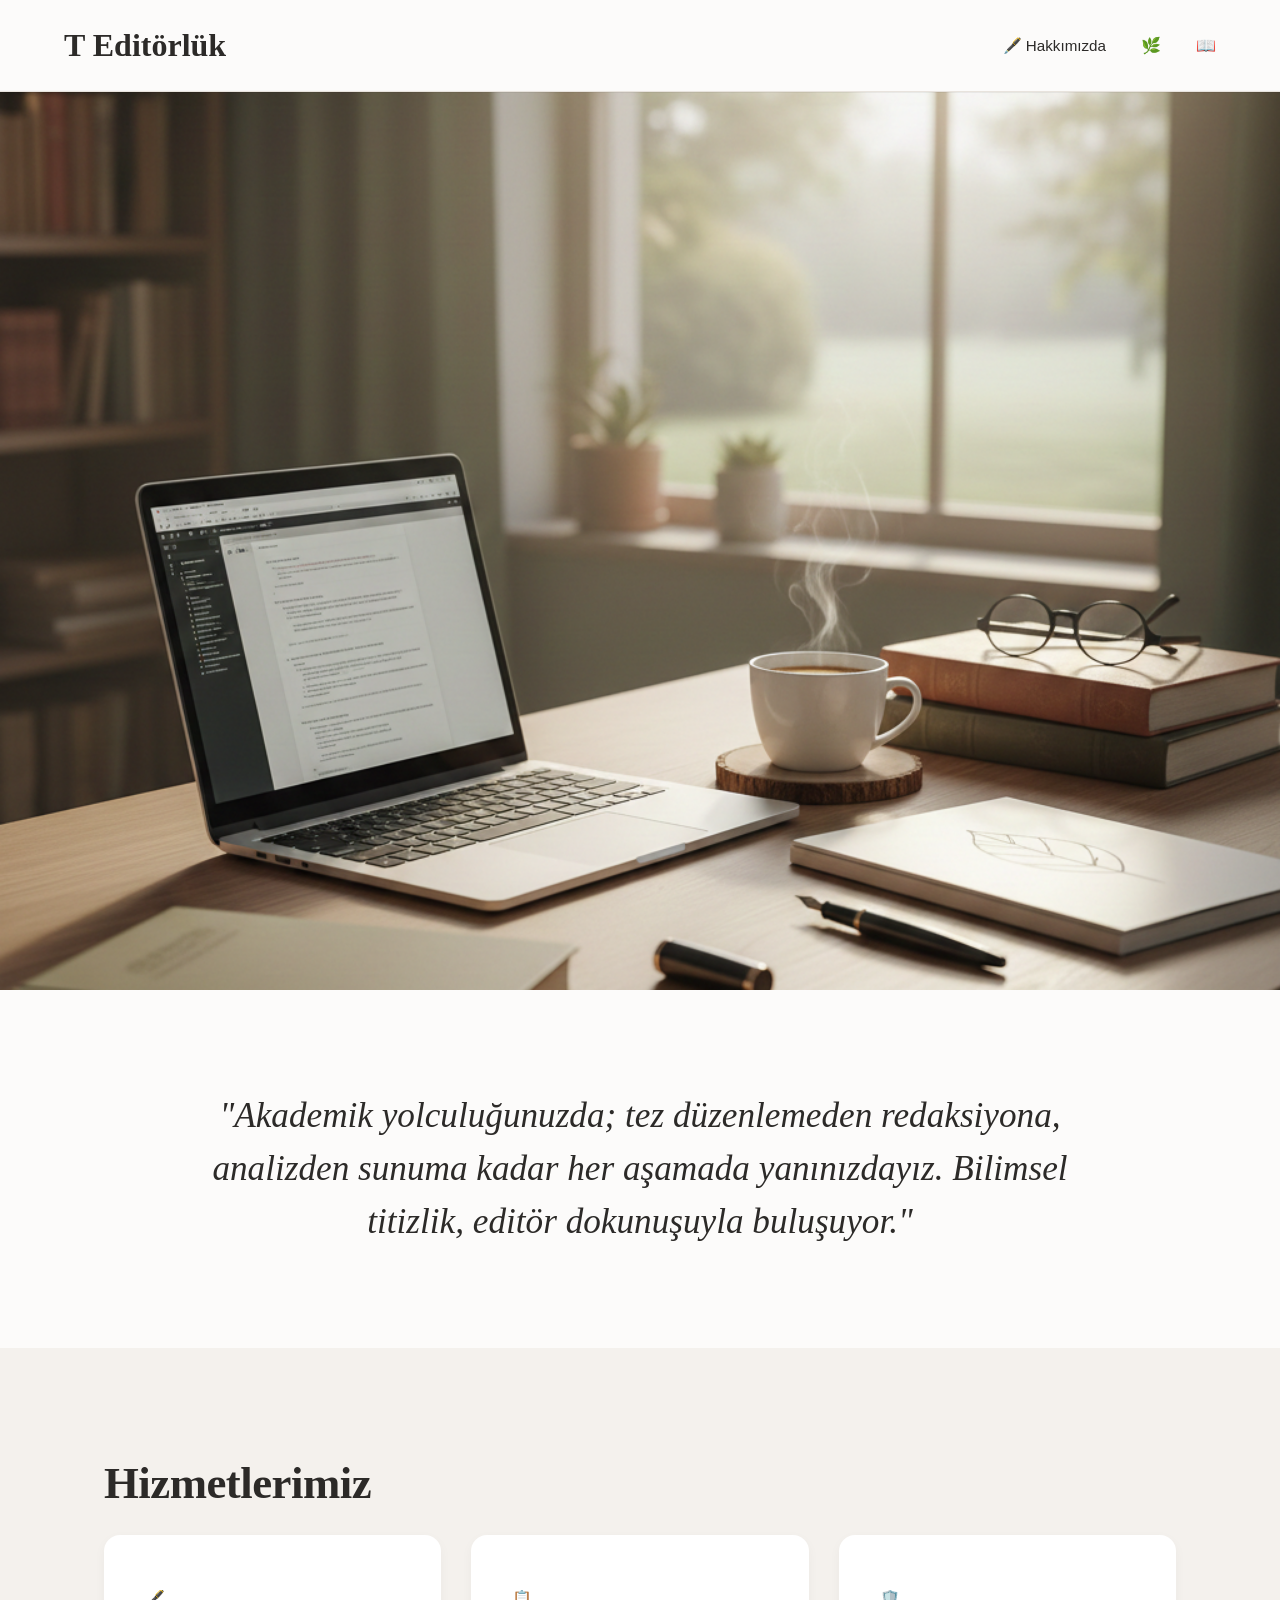
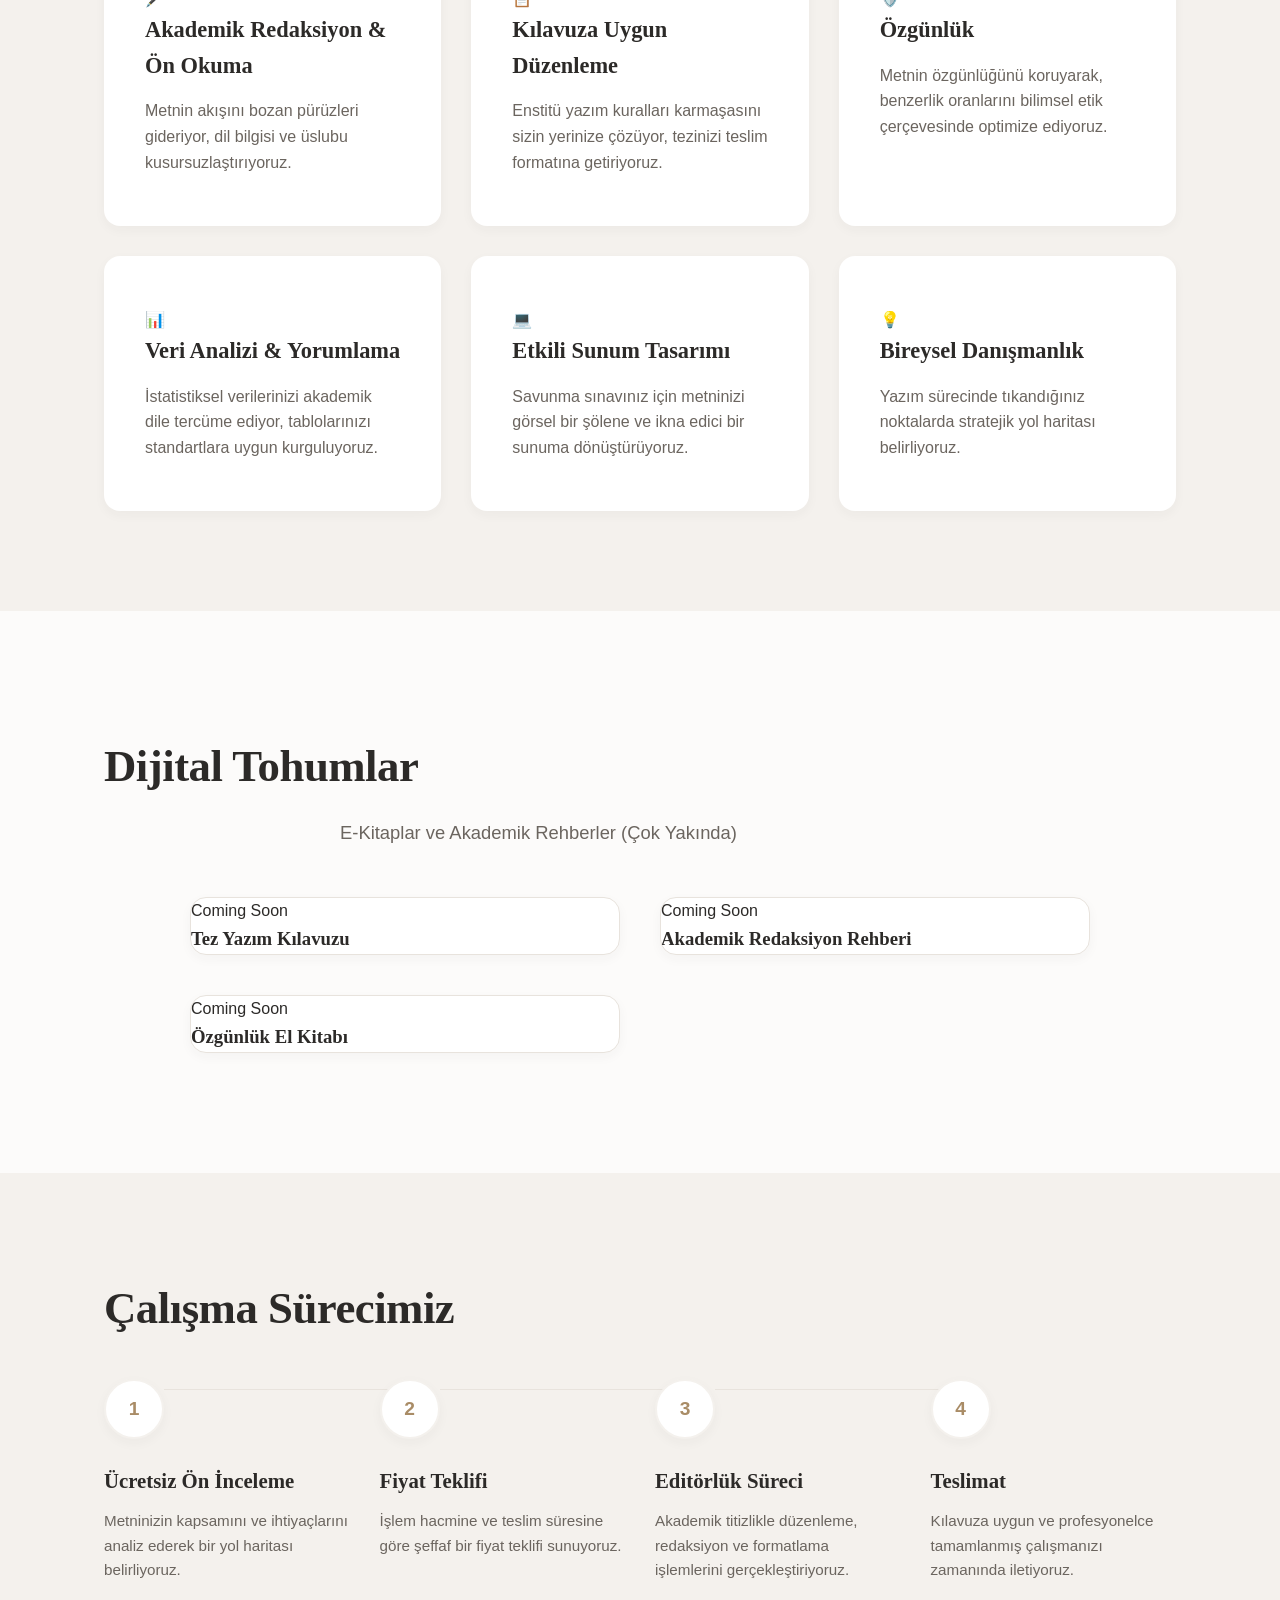
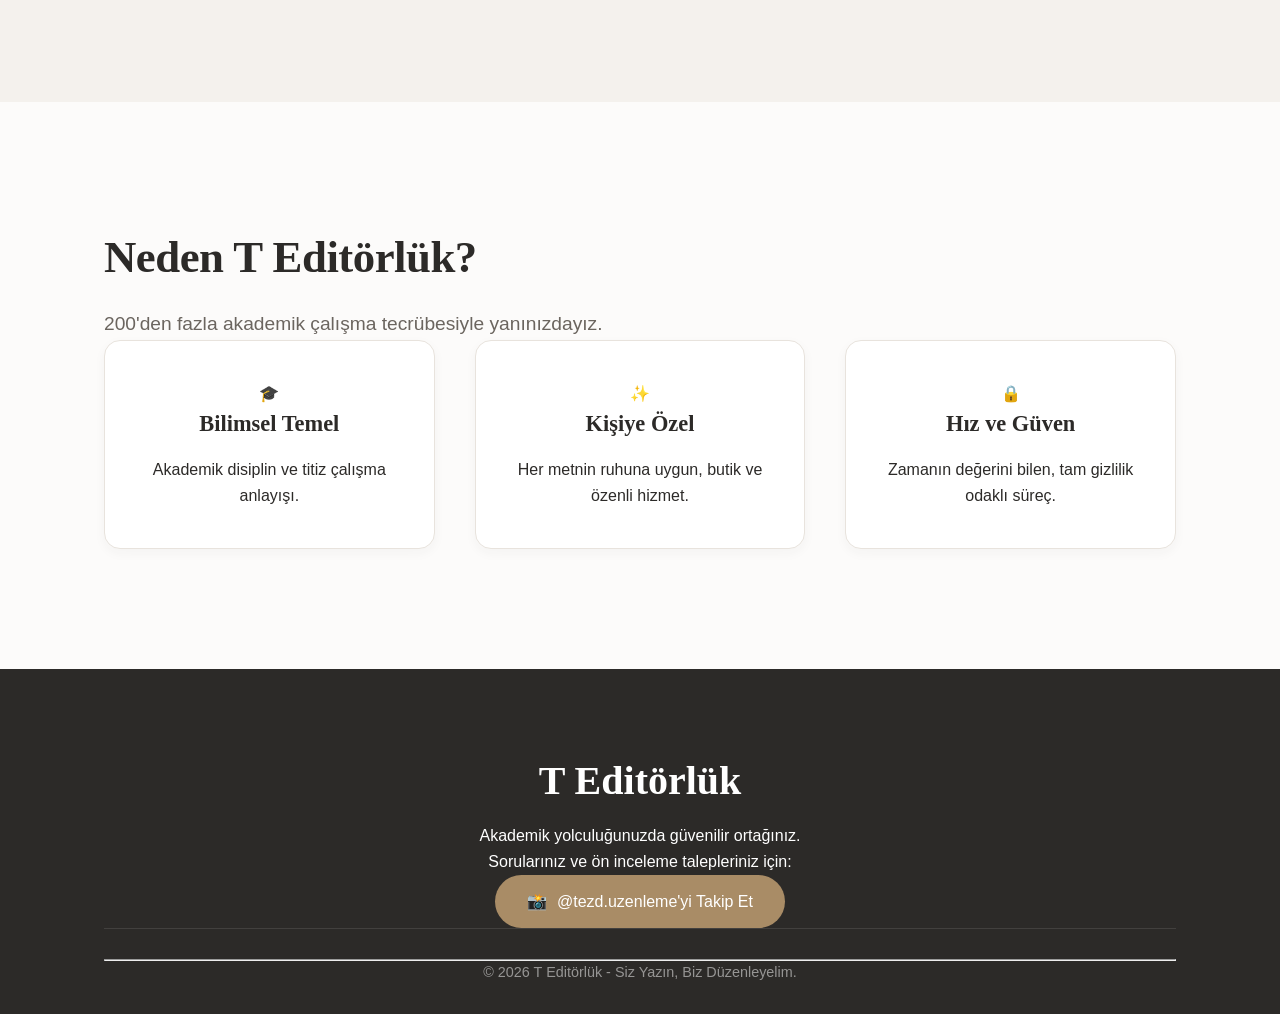
<file: teditorlukdeneme.html>
<!DOCTYPE html>
<html>
<head>
    <meta charset="UTF-8">
    <meta name="viewport" content="width=device-width, initial-scale=1.0">
    <title>T Editörlük | Akademik Çözümler</title>
    <link rel="stylesheet" href="style.css">
    <meta name="viewport" content="width=device-width, initial-scale=1.0">
</head>
<body>

   <header class="main-header">
        <div class="logo">
            <h1>T Editörlük</h1>
        </div>
        
        <nav class="navigation">
            <ul class="nav-list">
                <li class="nav-item">
                    <a href="#hakkimizda">
                        <span class="nav-icon">🖋️</span> 
                        Hakkımızda
                    </a>
                </li>
                <li class="nav-icon-only">🌿</li>
                <li class="nav-icon-only">📖</li>
            </ul>
        </nav>
    </header>
    <section class="hero">
        <div class="hero-content">
            <h1>Metinlerinizdeki Potansiyeli Filizlendirin</h1>
            <p>Siz Yazın, Biz Düzenleyelim</p>
            <a href="#hizmetler" class="hero-btn">Hizmetlerimizi İnceleyin</a>
        </div>
    </section>

    <section class="manifesto">
        <div class="container">
            <p class="manifesto-text">
                "Akademik yolculuğunuzda; tez düzenlemeden redaksiyona, analizden sunuma kadar her aşamada yanınızdayız. 
                Bilimsel titizlik, editör dokunuşuyla buluşuyor."
            </p>
        </div>
    </section>

    <section id="hizmetler" class="services-section">
        <div class="container">
            <h2 class="section-title">Hizmetlerimiz</h2>
            
            <div class="services-grid">
                <div class="service-card">
                    <div class="service-icon">🖋️</div>
                    <h3>Akademik Redaksiyon & Ön Okuma</h3>
                    <p>Metnin akışını bozan pürüzleri gideriyor, dil bilgisi ve üslubu kusursuzlaştırıyoruz.</p>
                </div>

                <div class="service-card">
                    <div class="service-icon">📋</div>
                    <h3>Kılavuza Uygun Düzenleme</h3>
                    <p>Enstitü yazım kuralları karmaşasını sizin yerinize çözüyor, tezinizi teslim formatına getiriyoruz.</p>
                </div>

                <div class="service-card">
                    <div class="service-icon">🛡️</div>
                    <h3>Özgünlük</h3>
                    <p>Metnin özgünlüğünü koruyarak, benzerlik oranlarını bilimsel etik çerçevesinde optimize ediyoruz.</p>
                </div>

                <div class="service-card">
                    <div class="service-icon">📊</div>
                    <h3>Veri Analizi & Yorumlama</h3>
                    <p>İstatistiksel verilerinizi akademik dile tercüme ediyor, tablolarınızı standartlara uygun kurguluyoruz.</p>
                </div>

                <div class="service-card">
                    <div class="service-icon">💻</div>
                    <h3>Etkili Sunum Tasarımı</h3>
                    <p>Savunma sınavınız için metninizi görsel bir şölene ve ikna edici bir sunuma dönüştürüyoruz.</p>
                </div>

                <div class="service-card">
                    <div class="service-icon">💡</div>
                    <h3>Bireysel Danışmanlık</h3>
                    <p>Yazım sürecinde tıkandığınız noktalarda stratejik yol haritası belirliyoruz.</p>
                </div>
            </div>
        </div>
    </section>
    <section id="urunler" class="products-section">
        <div class="container">
            <h2 class="section-title">Dijital Tohumlar</h2>
            <p class="section-subtitle">E-Kitaplar ve Akademik Rehberler (Çok Yakında)</p>
            
            <div class="products-grid">
                <div class="product-card">
                    <div class="book-placeholder">Coming Soon</div>
                    <h3>Tez Yazım Kılavuzu</h3>
                </div>
                <div class="product-card">
                    <div class="book-placeholder">Coming Soon</div>
                    <h3>Akademik Redaksiyon Rehberi</h3>
                </div>
                <div class="product-card">
                    <div class="book-placeholder">Coming Soon</div>
                    <h3>Özgünlük El Kitabı</h3>
                </div>
            </div>
        </div>
    </section>

    
<section id="surec" class="process-section">
        <div class="container">
            <h2 class="section-title">Çalışma Sürecimiz</h2>
            
            <div class="process-steps">
                <div class="step-card">
                    <div class="step-number">1</div>
                    <h4>Ücretsiz Ön İnceleme</h4>
                    <p>Metninizin kapsamını ve ihtiyaçlarını analiz ederek bir yol haritası belirliyoruz.</p>
                </div>

                <div class="step-card">
                    <div class="step-number">2</div>
                    <h4>Fiyat Teklifi</h4>
                    <p>İşlem hacmine ve teslim süresine göre şeffaf bir fiyat teklifi sunuyoruz.</p>
                </div>

                <div class="step-card">
                    <div class="step-number">3</div>
                    <h4>Editörlük Süreci</h4>
                    <p>Akademik titizlikle düzenleme, redaksiyon ve formatlama işlemlerini gerçekleştiriyoruz.</p>
                </div>

                <div class="step-card">
                    <div class="step-number">4</div>
                    <h4>Teslimat</h4>
                    <p>Kılavuza uygun ve profesyonelce tamamlanmış çalışmanızı zamanında iletiyoruz.</p>
                </div>
            </div>
        </div>
    </section>

    <section id="hakkimizda" class="why-us-section">
        <div class="container">
            <h2 class="section-title">Neden T Editörlük?</h2>
            <p class="experience-highlight">200'den fazla akademik çalışma tecrübesiyle yanınızdayız.</p>
            <div class="why-us-grid">
                <div class="why-us-item">
                    <div class="why-icon">🎓</div>
                    <h4>Bilimsel Temel</h4>
                    <p>Akademik disiplin ve titiz çalışma anlayışı.</p>
                </div>

                <div class="why-us-item">
                    <div class="why-icon">✨</div>
                    <h4>Kişiye Özel</h4>
                    <p>Her metnin ruhuna uygun, butik ve özenli hizmet.</p>
                </div>

                <div class="why-us-item">
                    <div class="why-icon">🔒</div>
                    <h4>Hız ve Güven</h4>
                    <p>Zamanın değerini bilen, tam gizlilik odaklı süreç.</p>
                </div>
            </div>
        </div>
    </section>

    <footer id="iletisim" class="main-footer">
        <div class="container">
            <div class="footer-content">
                <h3>T Editörlük</h3>
                <p>Akademik yolculuğunuzda güvenilir ortağınız.</p>
                
                <div class="instagram-container">
                    <p>Sorularınız ve ön inceleme talepleriniz için:</p>
                    <a href="https://instagram.com/tezd.uzenleme" target="_blank" class="instagram-follow-btn">
                        <span class="insta-icon">📸</span> @tezd.uzenleme'yi Takip Et
                    </a>
                </div>

                <div class="footer-bottom">
                    <hr>
                    <p>&copy; 2026 T Editörlük - Siz Yazın, Biz Düzenleyelim.</p>
                </div>
            </div>
        </div>
    </footer>
</body>
</html>
</file>
<file: style.css>
/* =========================================
   CSS VARIABLES & BASE STYLES
   ========================================= */
:root {
    /* Color Palette */
    --color-bg-primary: #FCFBFA;
    --color-bg-secondary: #F4F1ED;
    --color-text-main: #2C2A28; /* Charcoal / Deep Gray */
    --color-text-muted: #6B655F;
    --color-accent: #A98C66; /* Elegant Bronze / Gold */
    --color-accent-hover: #8C7353;
    --color-white: #FFFFFF;
    --color-border: #E8E3DD;

    /* Typography */
    --font-heading: 'Playfair Display', serif;
    --font-body: 'Inter', sans-serif;

    /* Shadows & Transitions */
    --shadow-sm: 0 4px 12px rgba(44, 42, 40, 0.04);
    --shadow-md: 0 12px 32px rgba(44, 42, 40, 0.08);
    --shadow-hover: 0 20px 48px rgba(169, 140, 102, 0.15);
    --transition-fast: 0.2s ease;
    --transition-normal: 0.4s cubic-bezier(0.16, 1, 0.3, 1);
}

* {
    margin: 0;
    padding: 0;
    box-sizing: border-box;
}

html {
    scroll-behavior: smooth;
}

body {
    font-family: var(--font-body);
    background-color: var(--color-bg-primary);
    color: var(--color-text-main);
    line-height: 1.6;
    -webkit-font-smoothing: antialiased;
    -moz-osx-font-smoothing: grayscale;
}

.container {
    max-width: 1200px;
    margin: 0 auto;
    padding: 0 5%;
}

img {
    max-width: 100%;
    height: auto;
}

/* =========================================
   TYPOGRAPHY
   ========================================= */
h1, h2, h3, h4, .logo a {
    font-family: var(--font-heading);
    color: var(--color-text-main);
    font-weight: 600;
}

.section-title {
    font-size: 2.8rem;
    margin-bottom: 15px;
    letter-spacing: -0.5px;
}

.section-title-icon {
    display: inline-flex;
    align-items: center;
    justify-content: center;
    margin-left: 10px;
    font-size: 1.6rem;
    color: #4CAF50; /* filiz için yeşil */
    vertical-align: middle;
}

.section-kicker {
    display: block;
    font-family: var(--font-body);
    font-size: 0.85rem;
    text-transform: uppercase;
    letter-spacing: 2px;
    color: var(--color-accent);
    margin-bottom: 10px;
    font-weight: 600;
}

.section-subtitle {
    font-size: 1.15rem;
    color: var(--color-text-muted);
    margin-bottom: 50px;
    max-width: 600px;
    margin-inline: auto;
}

/* =========================================
   BUTTONS
   ========================================= */
.btn-primary, .btn-secondary, .btn-primary-small, .btn-outline, .btn-outline-small {
    display: inline-flex;
    align-items: center;
    justify-content: center;
    gap: 8px;
    text-decoration: none;
    font-family: var(--font-body);
    font-weight: 500;
    border-radius: 50px;
    transition: var(--transition-normal);
    cursor: pointer;
    border: none;
}

.btn-primary {
    background-color: var(--color-accent);
    color: var(--color-white);
    padding: 16px 36px;
    font-size: 1.05rem;
    box-shadow: 0 8px 20px rgba(169, 140, 102, 0.3);
}

.btn-primary:hover {
    background-color: var(--color-accent-hover);
    transform: translateY(-3px);
    box-shadow: 0 12px 24px rgba(169, 140, 102, 0.4);
}

.btn-secondary {
    background-color: var(--color-white);
    color: var(--color-text-main);
    padding: 16px 36px;
    font-size: 1.05rem;
    box-shadow: var(--shadow-sm);
}

.btn-secondary:hover {
    box-shadow: var(--shadow-md);
    transform: translateY(-3px);
    color: var(--color-accent);
}

.btn-outline {
    background-color: transparent;
    color: var(--color-text-main);
    border: 1px solid var(--color-border);
    padding: 10px 24px;
    font-size: 0.95rem;
}

.btn-outline:hover {
    border-color: var(--color-accent);
    color: var(--color-accent);
}

.btn-outline-small {
    background-color: transparent;
    color: var(--color-accent);
    border: 1px solid var(--color-accent);
    padding: 8px 20px;
    font-size: 0.9rem;
}

.btn-outline-small:hover {
    background-color: var(--color-accent);
    color: var(--color-white);
}

.btn-primary-small {
    background-color: var(--color-accent);
    color: var(--color-white);
    padding: 8px 20px;
    font-size: 0.9rem;
}

.disabled {
    opacity: 0.6;
    cursor: not-allowed;
    pointer-events: none;
    background-color: var(--color-text-muted) !important;
    box-shadow: none !important;
    border-color: var(--color-text-muted) !important;
}

/* =========================================
   HEADER & NAVIGATION
   ========================================= */
.main-header {
    position: fixed;
    top: 0;
    left: 0;
    width: 100%;
    z-index: 1000;
    display: flex;
    justify-content: space-between;
    align-items: center;
    padding: 20px 5%;
    transition: var(--transition-normal);
    background: rgba(252, 251, 250, 0.98);
    box-shadow: 0 1px 0 rgba(0,0,0,0.05);
    border-bottom: 1px solid var(--color-border);
}

.main-header.scrolled {
    padding: 15px 5%;
}

.logo a {
    font-size: 1.6rem;
    color: var(--color-text-main);
    text-decoration: none;
    transition: var(--transition-fast);
}

.main-header.scrolled .logo a {
    color: var(--color-text-main);
}

.nav-list {
    list-style: none;
    display: flex;
    align-items: center;
    gap: 35px;
}

.nav-list a {
    text-decoration: none;
    color: var(--color-text-main);
    font-weight: 400;
    font-size: 0.95rem;
    transition: var(--transition-fast);
}

.main-header.scrolled .nav-list a {
    color: var(--color-text-main);
}

.nav-list a:hover {
    color: var(--color-accent) !important;
}

.main-header.scrolled .btn-outline {
    border-color: var(--color-border);
}
.main-header:not(.scrolled) .btn-outline {
    border-color: var(--color-border);
}
.main-header:not(.scrolled) .btn-outline:hover {
    background-color: var(--color-text-main);
    color: var(--color-white) !important;
}

/* =========================================
   HERO SECTION
   ========================================= */
.hero {
    position: relative;
    height: 100vh;
    min-height: 600px;
    display: flex;
    align-items: center;
    justify-content: center;
    text-align: center;
    background-image: url('coffee.png');
    background-size: cover;
    background-position: center;
    padding: 0 5%;
    margin-top: 90px;
}

.hero-overlay {
    position: absolute;
    top: 0; left: 0; width: 100%; height: 100%;
    background: linear-gradient(180deg, rgba(28, 27, 31, 0.6) 0%, rgba(28, 27, 31, 0.8) 100%);
    z-index: 1;
}

.hero-content {
    position: relative;
    z-index: 2;
    max-width: 800px;
    opacity: 0;
    transform: translateY(30px);
    transition: opacity 1s ease, transform 1s ease;
}

.hero-content.visible {
    opacity: 1;
    transform: translateY(0);
}

.hero-subtitle {
    display: block;
    font-family: var(--font-body);
    color: var(--color-accent);
    letter-spacing: 3px;
    text-transform: uppercase;
    font-size: 0.9rem;
    margin-bottom: 20px;
    font-weight: 500;
}

.hero-content h1 {
    font-size: 4.5rem;
    color: var(--color-white);
    margin-bottom: 25px;
    line-height: 1.1;
    letter-spacing: -1px;
}

.hero-content p {
    font-size: 1.25rem;
    color: #E8E3DD;
    margin-bottom: 40px;
    font-weight: 300;
}

.hero-actions {
    display: flex;
    gap: 20px;
    justify-content: center;
}

/* =========================================
   MANIFESTO SECTION
   ========================================= */
.manifesto {
    padding: 100px 0;
    background-color: var(--color-bg-primary);
    text-align: center;
}

.manifesto-icon {
    font-size: 3rem;
    color: var(--color-accent);
    opacity: 0.3;
    margin-bottom: 20px;
}

.manifesto-text {
    font-family: var(--font-heading);
    font-style: italic;
    font-size: 2.2rem;
    line-height: 1.5;
    color: var(--color-text-main);
    max-width: 900px;
    margin: 0 auto;
}

/* =========================================
   SERVICES SECTION
   ========================================= */
.services-section {
    padding: 100px 0;
    background-color: var(--color-bg-secondary);
}

.section-header {
    text-align: center;
    margin-bottom: 60px;
}

.services-grid {
    display: grid;
    grid-template-columns: repeat(auto-fit, minmax(320px, 1fr));
    gap: 30px;
}

.service-card {
    background: var(--color-white);
    padding: 50px 40px;
    border-radius: 16px;
    box-shadow: var(--shadow-sm);
    transition: var(--transition-normal);
    border: 1px solid transparent;
    position: relative;
    overflow: hidden;
}

.service-card::before {
    content: '';
    position: absolute;
    top: 0; left: 0; width: 100%; height: 4px;
    background: var(--color-accent);
    transform: scaleX(0);
    transform-origin: left;
    transition: var(--transition-normal);
}

.service-card:hover {
    transform: translateY(-8px);
    box-shadow: var(--shadow-hover);
    border-color: rgba(169, 140, 102, 0.2);
}

.service-card:hover::before {
    transform: scaleX(1);
}

.service-icon-wrapper {
    width: 64px;
    height: 64px;
    background: var(--color-bg-secondary);
    border-radius: 12px;
    display: flex;
    align-items: center;
    justify-content: center;
    margin-bottom: 25px;
    color: var(--color-accent);
    font-size: 2rem;
    transition: var(--transition-normal);
}

.service-card:hover .service-icon-wrapper {
    background: var(--color-accent);
    color: var(--color-white);
}

.service-card h3 {
    font-size: 1.4rem;
    margin-bottom: 15px;
}

.service-card p {
    color: var(--color-text-muted);
    font-size: 1rem;
}

/* =========================================
   PRODUCTS SECTION
   ========================================= */
.products-section {
    padding: 120px 0;
    background-color: var(--color-bg-primary);
}

.products-grid {
    display: grid;
    grid-template-columns: repeat(auto-fit, minmax(350px, 1fr));
    gap: 40px;
    max-width: 900px;
    margin: 0 auto;
}

.product-card {
    background: var(--color-white);
    border-radius: 16px;
    overflow: hidden;
    box-shadow: var(--shadow-sm);
    transition: var(--transition-normal);
    display: flex;
    flex-direction: column;
    height: 100%;
    border: 1px solid var(--color-border);
}

.product-card:hover {
    transform: translateY(-8px);
    box-shadow: var(--shadow-hover);
}

.book-cover {
    height: 260px;
    position: relative;
    display: flex;
    flex-direction: column;
    align-items: center;
    justify-content: center;
    color: var(--color-white);
    padding: 18px 24px 26px 24px;
    text-align: center;
}

.book-cover-slider {
    position: relative;
    width: 55%;
    max-width: 220px;
    height: 100%;
    margin-bottom: 10px;
    overflow: hidden;
    border-radius: 12px;
    box-shadow: var(--shadow-sm);
    border: 1px solid rgba(255,255,255,0.3);
    background: rgba(0,0,0,0.15);
}

.book-cover-slide {
    position: absolute;
    inset: 0;
    opacity: 0;
    transform: translateX(10px);
    transition: opacity 0.4s ease, transform 0.4s ease;
}

.book-cover-slide.is-active {
    opacity: 1;
    transform: translateX(0);
}

.book-cover-slide img {
    width: 100%;
    height: 100%;
    object-fit: contain;
    display: block;
    transition: transform 0.25s ease, box-shadow 0.25s ease;
    z-index: 1;
}

.book-cover-slider {
}

.book-cover-nav {
    position: absolute;
    top: 50%;
    transform: translateY(-50%);
    width: 24px;
    height: 24px;
    border-radius: 50%;
    border: none;
    background: rgba(0,0,0,0.35);
    color: #fff;
    display: flex;
    align-items: center;
    justify-content: center;
    cursor: pointer;
    padding: 0;
    transition: background 0.2s ease;
}

.book-cover-nav.prev {
    left: 6px;
}

.book-cover-nav.next {
    right: 6px;
}

.book-cover-nav:hover {
    background: rgba(0,0,0,0.55);
}

.book-cover-dots {
    position: absolute;
    bottom: 6px;
    left: 50%;
    transform: translateX(-50%);
    display: flex;
    gap: 6px;
}

.book-cover-dots .dot {
    width: 6px;
    height: 6px;
    border-radius: 999px;
    border: none;
    padding: 0;
    background: rgba(255,255,255,0.45);
    cursor: pointer;
    transition: background 0.2s ease, width 0.2s ease;
}

.book-cover-dots .dot.is-active {
    width: 14px;
    background: #fff;
}

.free-bg {
    background: linear-gradient(135deg, #7A8B73 0%, #53634D 100%);
}

.premium-bg {
    background: linear-gradient(135deg, #A98C66 0%, #836949 100%);
}

.badge {
    position: absolute;
    top: 20px;
    right: 20px;
    padding: 5px 12px;
    border-radius: 30px;
    font-size: 0.75rem;
    font-weight: 600;
    text-transform: uppercase;
    letter-spacing: 1px;
}

.badge-free {
    background: rgba(255, 255, 255, 0.2);
    backdrop-filter: blur(4px);
    border: 1px solid rgba(255,255,255,0.4);
}

.badge-premium {
    background: var(--color-text-main);
    color: var(--color-accent);
}

.book-icon {
    font-size: 3.5rem;
    margin-bottom: 15px;
    opacity: 0.9;
}

.book-title-overlay {
    font-family: var(--font-heading);
    font-size: 1.4rem;
    font-style: italic;
}

.product-info {
    padding: 35px 30px;
    display: flex;
    flex-direction: column;
    flex-grow: 1;
}

.product-info h3 {
    font-size: 1.3rem;
    margin-bottom: 12px;
}

.product-info p {
    color: var(--color-text-muted);
    font-size: 0.95rem;
    margin-bottom: 25px;
}

.mt-auto {
    margin-top: auto;
}

/* =========================================
   PROCESS SECTION
   ========================================= */
.process-section {
    padding: 100px 0;
    background-color: var(--color-bg-secondary);
}

.process-steps {
    display: grid;
    grid-template-columns: repeat(4, 1fr);
    gap: 30px;
    position: relative;
}

@media (max-width: 992px) {
    .process-steps {
        grid-template-columns: repeat(2, 1fr);
        gap: 40px;
    }
}

@media (max-width: 576px) {
    .process-steps {
        grid-template-columns: 1fr;
    }
}

.step-card {
    position: relative;
    padding: 20px 0;
}

.step-card::before {
    content: '';
    position: absolute;
    top: 30px;
    left: 60px;
    width: calc(100% - 20px);
    height: 1px;
    background: var(--color-border);
    z-index: 0;
}

@media (max-width: 992px) {
    .step-card::before {
        display: none;
    }
}

.step-card:last-child::before {
    display: none;
}

.step-number {
    width: 60px;
    height: 60px;
    background-color: var(--color-white);
    color: var(--color-accent);
    border-radius: 50%;
    display: flex;
    align-items: center;
    justify-content: center;
    font-weight: 600;
    font-size: 1.2rem;
    margin-bottom: 25px;
    box-shadow: var(--shadow-sm);
    position: relative;
    z-index: 1;
    border: 2px solid var(--color-bg-secondary);
}

.step-card h4 {
    font-size: 1.3rem;
    margin-bottom: 12px;
}

.step-card p {
    color: var(--color-text-muted);
    font-size: 0.95rem;
}

/* =========================================
   WHY US SECTION
   ========================================= */
.why-us-section {
    padding: 120px 0;
    background-color: var(--color-bg-primary);
}

.why-us-content {
    text-align: center;
    margin-bottom: 70px;
}

.experience-highlight {
    font-size: 1.2rem;
    color: var(--color-text-muted);
}

.why-us-grid {
    display: grid;
    grid-template-columns: repeat(auto-fit, minmax(300px, 1fr));
    gap: 40px;
}

.why-us-item {
    text-align: center;
    padding: 40px 30px;
    background: var(--color-white);
    border-radius: 16px;
    box-shadow: var(--shadow-sm);
    border: 1px solid var(--color-border);
    transition: var(--transition-normal);
}

.why-us-item:hover {
    transform: translateY(-5px);
    box-shadow: var(--shadow-md);
    border-color: rgba(169, 140, 102, 0.3);
}

.why-icon-wrapper {
    width: 70px;
    height: 70px;
    background: rgba(169, 140, 102, 0.1);
    color: var(--color-accent);
    border-radius: 50%;
    display: flex;
    align-items: center;
    justify-content: center;
    font-size: 2.2rem;
    margin: 0 auto 25px auto;
}

.why-us-item h4 {
    font-size: 1.4rem;
    margin-bottom: 15px;
}

/* =========================================
   FOOTER
   ========================================= */
.main-footer {
    background-color: var(--color-text-main);
    color: var(--color-white);
    padding: 80px 0 30px 0;
    text-align: center;
}

.footer-content h3 {
    font-size: 2.5rem;
    color: var(--color-white);
    margin-bottom: 10px;
    cursor: zoom-in;
}

/* Büyük ön izleme efekti */
.book-cover-slider:hover .book-cover-slide.is-active img {
    position: absolute;
    top: 50%;
    left: 50%;
    transform: translate(-50%, -50%) scale(1.6);
    z-index: 5;
    box-shadow: 0 28px 80px rgba(0,0,0,0.55);
}

.book-cover-slider:hover {
    overflow: visible;
    z-index: 10;
}

.footer-tagline {
    color: var(--color-border);
    font-size: 1.1rem;
    margin-bottom: 40px;
    opacity: 0.8;
}

.contact-card {
    background: rgba(255, 255, 255, 0.05);
    padding: 40px;
    border-radius: 16px;
    max-width: 500px;
    margin: 0 auto 60px auto;
    border: 1px solid rgba(255,255,255,0.1);
}

.contact-card p {
    margin-bottom: 25px;
    color: #E8E3DD;
}

.instagram-follow-btn {
    display: inline-flex;
    align-items: center;
    gap: 10px;
    background-color: var(--color-accent);
    color: var(--color-white);
    padding: 14px 32px;
    border-radius: 50px;
    text-decoration: none;
    font-weight: 500;
    transition: var(--transition-normal);
}

.instagram-follow-btn:hover {
    background-color: var(--color-accent-hover);
    transform: translateY(-3px);
}

.footer-bottom {
    border-top: 1px solid rgba(255,255,255,0.1);
    padding-top: 30px;
    color: rgba(255,255,255,0.5);
    font-size: 0.9rem;
}

/* =========================================
   ANIMATIONS
   ========================================= */
.animate-on-scroll {
    opacity: 0;
    transform: translateY(30px);
    transition: opacity 0.8s ease, transform 0.8s ease;
}

.animate-on-scroll.visible {
    opacity: 1;
    transform: translateY(0);
}

/* =========================================
   RESPONSIVE DESIGN
   ========================================= */
@media (max-width: 768px) {
    .hero-content h1 {
        font-size: 2.8rem;
    }
    .hero-content p {
        font-size: 1.1rem;
    }
    .hero-actions {
        flex-direction: column;
    }
    .section-title {
        font-size: 2.2rem;
    }
    .manifesto-text {
        font-size: 1.6rem;
    }
    .main-header {
        flex-direction: column;
        gap: 15px;
        padding: 15px 5%;
        background: rgba(28, 27, 31, 0.95);
    }
    .main-header.scrolled {
        background: rgba(28, 27, 31, 0.95);
    }
    .logo a {
        color: var(--color-white) !important;
    }
    .nav-list a {
        color: var(--color-white) !important;
    }
    .nav-list {
        flex-wrap: wrap;
        justify-content: center;
        gap: 15px;
    }
}
</file>
